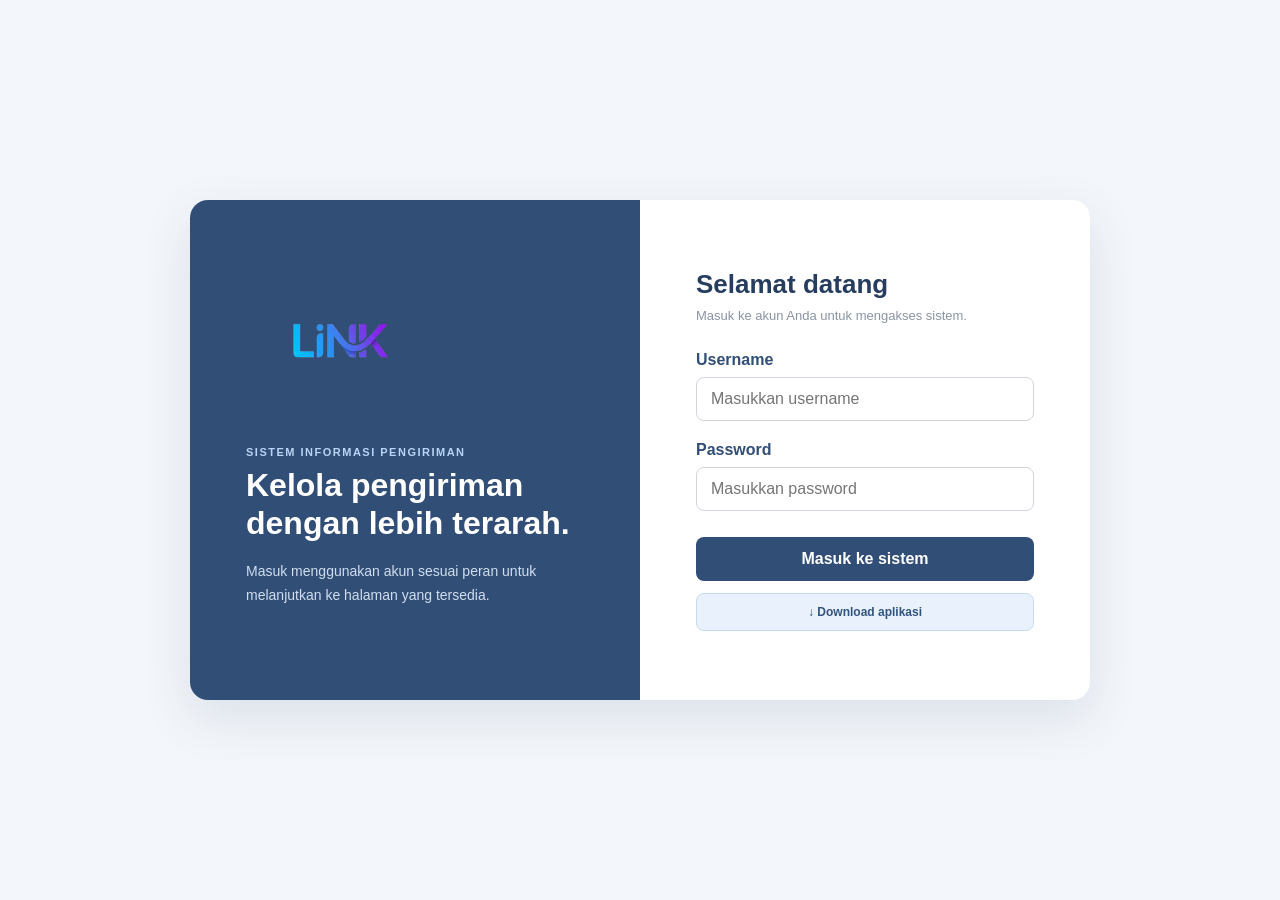
<file: index.html>
<!DOCTYPE html>
<html lang="id">
<head>
    <meta charset="UTF-8">
    <meta name="viewport" content="width=device-width, initial-scale=1.0">
    <title>Mengarahkan...</title>
    <link rel="icon" type="image/png" href="logo.png">
    <link rel="manifest" href="manifest.webmanifest">
</head>
<body>
    <p id="redirect-message">Memeriksa sesi login...</p>
    <p>Jika tidak berpindah otomatis, <a href="login.html">buka halaman login</a>.</p>
    <script type="module">
        const fallback = window.setTimeout(function () {
            window.location.replace("login.html");
        }, 4000);

        import("./supabase-client.js")
            .then(async function (module) {
                const profile = await module.getCurrentProfile();
                window.clearTimeout(fallback);
                window.location.replace(profile ? module.getDefaultPage(profile.role) : "login.html");
            })
            .catch(function () {
                window.clearTimeout(fallback);
                window.location.replace("login.html");
            });
    </script>
</body>
</html>
</file>
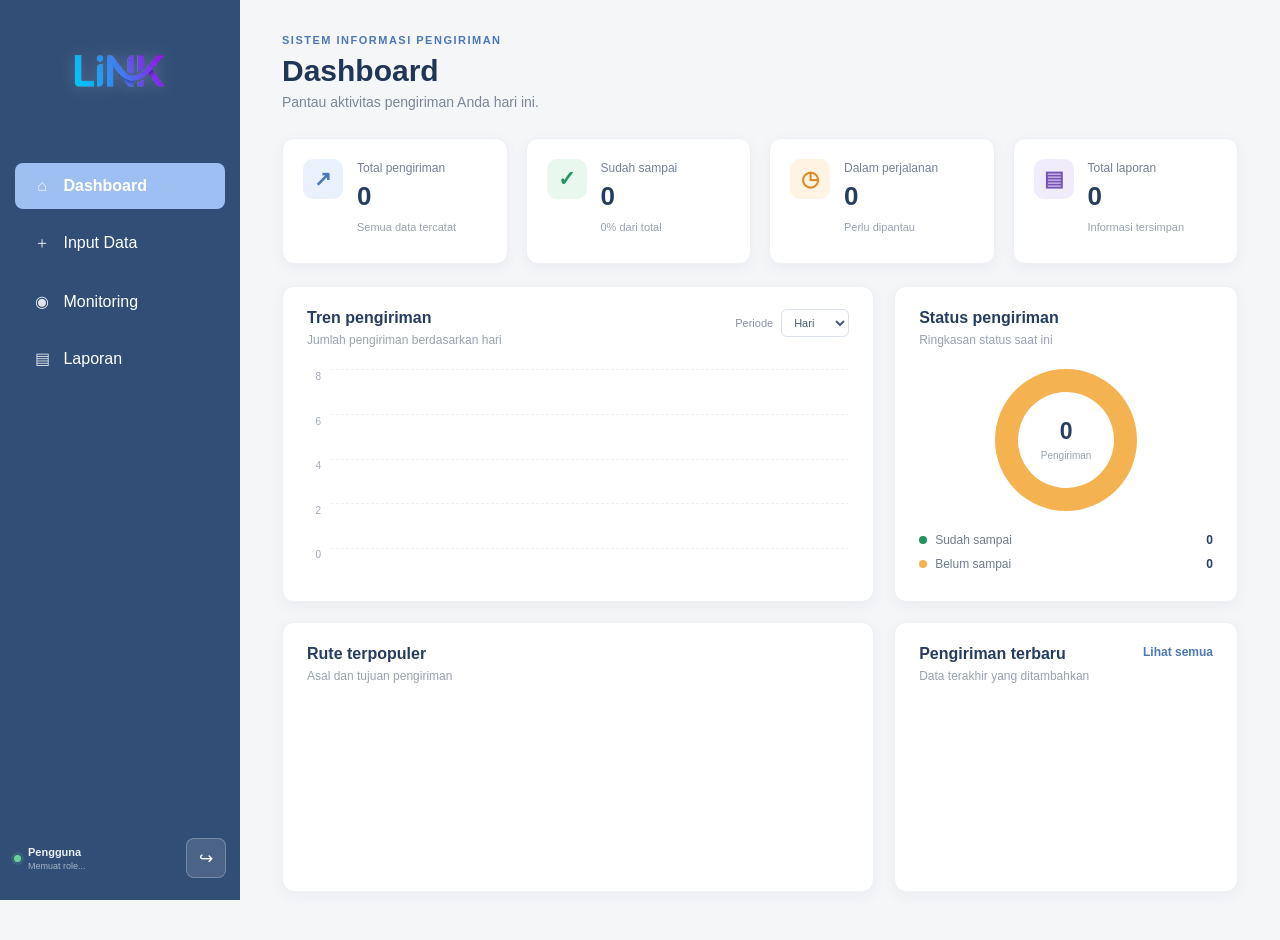
<file: dashboard.html>
<!DOCTYPE html>
<html lang="id">
<head>
    <meta charset="UTF-8">
    <meta name="viewport" content="width=device-width, initial-scale=1.0">
    <title>Dashboard Pengiriman</title>
    <link rel="icon" type="image/png" href="logo.png">
    <link rel="manifest" href="manifest.webmanifest">
    <link rel="stylesheet" href="style.css">
</head>

<body>
    <aside class="sidebar">
        <div class="logo">
            <img src="logo.png" alt="Logo Website">
        </div>

        <nav aria-label="Navigasi utama">
            <a class="active" data-page="dashboard.html" href="dashboard.html">
                <span class="nav-icon">⌂</span> Dashboard
            </a>
            <a data-page="inputdata.html" href="inputdata.html">
                <span class="nav-icon">＋</span> Input Data
            </a>
            <a data-page="monitoring.html" href="monitoring.html">
                <span class="nav-icon">◉</span> Monitoring
            </a>
            <a data-page="laporan.html" href="laporan.html">
                <span class="nav-icon">▤</span> Laporan
            </a>
        </nav>

        <div class="sidebar-footer">
            <span class="online-dot"></span>
            <span><strong data-user-name>Pengguna</strong><small data-user-role>Memuat role...</small></span>
            <button type="button" data-action="logout" title="Keluar" aria-label="Keluar">↪</button>
        </div>
    </aside>

    <main class="main-content dashboard-content">
        <header class="dashboard-header">
            <div>
                <p class="eyebrow">SISTEM INFORMASI PENGIRIMAN</p>
                <h1>Dashboard</h1>
                <p class="welcome-text">Pantau aktivitas pengiriman Anda hari ini.</p>
            </div>
        </header>
        <div class="login-error" data-error hidden></div>

        <section class="stats-grid" aria-label="Ringkasan pengiriman">
            <article class="stat-card stat-blue">
                <div class="stat-icon">↗</div>
                <div>
                    <p>Total pengiriman</p>
                    <strong id="total-shipments">0</strong>
                    <small>Semua data tercatat</small>
                </div>
            </article>
            <article class="stat-card stat-green">
                <div class="stat-icon">✓</div>
                <div>
                    <p>Sudah sampai</p>
                    <strong id="arrived-shipments">0</strong>
                    <small id="arrival-rate">0% dari total</small>
                </div>
            </article>
            <article class="stat-card stat-orange">
                <div class="stat-icon">◷</div>
                <div>
                    <p>Dalam perjalanan</p>
                    <strong id="pending-shipments">0</strong>
                    <small>Perlu dipantau</small>
                </div>
            </article>
            <article class="stat-card stat-purple">
                <div class="stat-icon">▤</div>
                <div>
                    <p>Total laporan</p>
                    <strong id="total-reports">0</strong>
                    <small>Informasi tersimpan</small>
                </div>
            </article>
        </section>

        <section class="dashboard-grid">
            <article class="chart-card trend-card">
                <div class="card-heading">
                    <div>
                        <h2>Tren pengiriman</h2>
                        <p id="trend-description">Jumlah pengiriman berdasarkan hari</p>
                    </div>
                    <div class="trend-controls">
                        <label for="trend-period">Periode</label>
                        <select id="trend-period">
                            <option value="day">Hari</option>
                            <option value="month">Bulan</option>
                            <option value="year">Tahun</option>
                        </select>
                    </div>
                </div>
                <div class="line-chart">
                    <div class="y-axis" aria-hidden="true"><span>8</span><span>6</span><span>4</span><span>2</span><span>0</span></div>
                    <div class="chart-area">
                        <div class="grid-lines" aria-hidden="true"><span></span><span></span><span></span><span></span><span></span></div>
                        <svg id="trend-chart" viewBox="0 0 600 210" preserveAspectRatio="none" role="img" aria-label="Grafik tren pengiriman">
                            <defs>
                                <linearGradient id="trend-fill" x1="0" x2="0" y1="0" y2="1">
                                    <stop offset="0%" stop-color="#4c78b6" stop-opacity=".28"/>
                                    <stop offset="100%" stop-color="#4c78b6" stop-opacity="0"/>
                                </linearGradient>
                            </defs>
                            <path id="trend-area" fill="url(#trend-fill)" d=""></path>
                            <polyline id="trend-line" fill="none" stroke="#4c78b6" stroke-width="3" stroke-linecap="round" stroke-linejoin="round" points=""></polyline>
                            <g id="trend-dots"></g>
                        </svg>
                        <div id="trend-labels" class="x-axis"></div>
                    </div>
                </div>
            </article>

            <article class="chart-card status-card">
                <div class="card-heading">
                    <div>
                        <h2>Status pengiriman</h2>
                        <p>Ringkasan status saat ini</p>
                    </div>
                </div>
                <div class="donut-wrap">
                    <div class="donut-chart" id="status-donut"><div><strong id="donut-total">0</strong><span>Pengiriman</span></div></div>
                    <div class="status-legend">
                        <div><span class="legend-dot arrived-dot"></span><span>Sudah sampai</span><strong id="legend-arrived">0</strong></div>
                        <div><span class="legend-dot pending-dot"></span><span>Belum sampai</span><strong id="legend-pending">0</strong></div>
                    </div>
                </div>
            </article>

            <article class="chart-card route-card">
                <div class="card-heading">
                    <div>
                        <h2>Rute terpopuler</h2>
                        <p>Asal dan tujuan pengiriman</p>
                    </div>
                </div>
                <div id="route-chart" class="bar-chart"></div>
            </article>

            <article class="chart-card recent-card">
                <div class="card-heading">
                    <div>
                        <h2>Pengiriman terbaru</h2>
                        <p>Data terakhir yang ditambahkan</p>
                    </div>
                    <a href="monitoring.html">Lihat semua</a>
                </div>
                <div id="recent-shipments" class="recent-list"></div>
            </article>
        </section>
    </main>

    <script type="module">
        import { supabase, requirePageAccess, setupNavigation, showError } from "./supabase-client.js";

        let shipments = [];
        let reports = [];

        async function updateDashboard() {
            const shipmentResult = await supabase.from("shipments").select("id, trip_id, shipping_date, origin, destination, shipping_time, planned_arrival, arrival_time, driver_id, fleet_type, status, created_at").order("shipping_date", { ascending: true });
            const reportResult = await supabase.from("reports").select("id");
            if (shipmentResult.error) throw shipmentResult.error;
            if (reportResult.error) throw reportResult.error;
            shipments = shipmentResult.data.map(function (item) {
                return { tripId: item.trip_id, shippingDate: item.shipping_date, origin: item.origin, destination: item.destination, time: item.shipping_time, status: item.status, plannedArrival: item.planned_arrival, arrivalTime: item.arrival_time, driverId: item.driver_id, fleetType: item.fleet_type, createdAt: item.created_at };
            });
            reports = reportResult.data;
            const arrived = shipments.filter(function (item) { return item.status === "Sudah"; }).length;
            const pending = shipments.length - arrived;
            const rate = shipments.length ? Math.round((arrived / shipments.length) * 100) : 0;

            document.getElementById("total-shipments").textContent = shipments.length;
            document.getElementById("arrived-shipments").textContent = arrived;
            document.getElementById("pending-shipments").textContent = pending;
            document.getElementById("total-reports").textContent = reports.length;
            document.getElementById("arrival-rate").textContent = rate + "% dari total";
            document.getElementById("donut-total").textContent = shipments.length;
            document.getElementById("legend-arrived").textContent = arrived;
            document.getElementById("legend-pending").textContent = pending;
            document.getElementById("status-donut").style.setProperty("--arrived-rate", rate + "%");

            renderTrend(shipments, document.getElementById("trend-period").value);
            renderRoutes(shipments);
            renderRecent(shipments);
        }

        function renderTrend(shipments, period) {
            const labels = period === "day" ? ["Sen", "Sel", "Rab", "Kam", "Jum", "Sab", "Min"] : period === "month" ? ["Jan", "Feb", "Mar", "Apr", "Mei", "Jun", "Jul", "Agt", "Sep", "Okt", "Nov", "Des"] : [];
            const counts = labels.length ? labels.map(function () { return 0; }) : [];
            shipments.forEach(function (shipment) {
                const date = new Date((shipment.shippingDate || "") + "T00:00:00");
                if (Number.isNaN(date.getTime())) return;
                if (period === "day") counts[(date.getDay() + 6) % 7]++;
                if (period === "month") counts[date.getMonth()]++;
                if (period === "year") {
                    const year = String(date.getFullYear());
                    const index = labels.indexOf(year);
                    if (index >= 0) counts[index]++;
                }
            });
            if (period === "year") {
                const years = {};
                shipments.forEach(function (shipment) {
                    const year = (shipment.shippingDate || "").slice(0, 4);
                    if (year) years[year] = (years[year] || 0) + 1;
                });
                labels.push.apply(labels, Object.keys(years).sort());
                counts.push.apply(counts, labels.map(function (year) { return years[year] || 0; }));
            }
            const max = Math.max(2, Math.max.apply(null, counts));
            const step = labels.length > 1 ? 600 / (labels.length - 1) : 600;
            const points = counts.map(function (count, index) {
                return (index * step) + "," + (200 - (count / max) * 170);
            });
            document.getElementById("trend-line").setAttribute("points", points.join(" "));
            document.getElementById("trend-area").setAttribute("d", "M " + points.join(" L ") + " L 600,210 L 0,210 Z");
            document.getElementById("trend-dots").innerHTML = points.map(function (point, index) {
                const values = point.split(",");
                return '<circle cx="' + values[0] + '" cy="' + values[1] + '" r="4" fill="#fff" stroke="#4c78b6" stroke-width="3"><title>' + labels[index] + ": " + counts[index] + " pengiriman</title></circle>";
            }).join("");
            document.getElementById("trend-labels").innerHTML = labels.map(function (label) { return "<span>" + label + "</span>"; }).join("");
            document.getElementById("trend-description").textContent = "Jumlah pengiriman berdasarkan " + (period === "day" ? "hari" : period === "month" ? "bulan" : "tahun");
        }

        function renderRoutes(shipments) {
            const routes = {};
            shipments.forEach(function (shipment) {
                const route = (shipment.origin || "Asal") + " → " + (shipment.destination || "Tujuan");
                routes[route] = (routes[route] || 0) + 1;
            });
            const sorted = Object.keys(routes).sort(function (a, b) { return routes[b] - routes[a]; }).slice(0, 4);
            const max = sorted.length ? routes[sorted[0]] : 1;
            const container = document.getElementById("route-chart");
            container.innerHTML = sorted.length ? sorted.map(function (route) {
                return '<div class="bar-row"><div class="bar-label"><span title="' + route + '">' + route + '</span><strong>' + routes[route] + '</strong></div><div class="bar-track"><i style="width:' + (routes[route] / max * 100) + '%"></i></div></div>';
            }).join("") : '<p class="empty-chart">Belum ada data rute.</p>';
        }

        function renderRecent(shipments) {
            const recent = shipments.slice(-4).reverse();
            const container = document.getElementById("recent-shipments");
            container.innerHTML = recent.length ? recent.map(function (shipment) {
                const statusClass = shipment.status === "Sudah" ? "status-arrived" : shipment.status === "Terlambat" ? "status-late" : "status-pending";
                return '<div class="recent-item"><div class="route-avatar">↗</div><div class="recent-route"><strong>' + (shipment.origin || "-") + " → " + (shipment.destination || "-") + '</strong><span>' + (shipment.shippingDate || "--") + " · " + (shipment.time || "--:--") + '</span></div><span class="status ' + statusClass + '">' + (shipment.status || "Belum") + "</span></div>";
            }).join("") : '<p class="empty-chart">Belum ada pengiriman. <a href="inputdata.html">Tambah data sekarang</a>.</p>';
        }

        document.getElementById("trend-period").addEventListener("change", function (event) {
            renderTrend(shipments, event.target.value);
        });

        try {
            const session = await requirePageAccess("dashboard.html");
            if (session) {
                setupNavigation(session.profile);
                await updateDashboard();
            }
        } catch (error) {
            showError("Dashboard gagal memuat data dari Supabase.");
        }
        window.addEventListener("pageshow", function () {
            updateDashboard().catch(function () {});
        });
    </script>
</body>
</html>
</file>
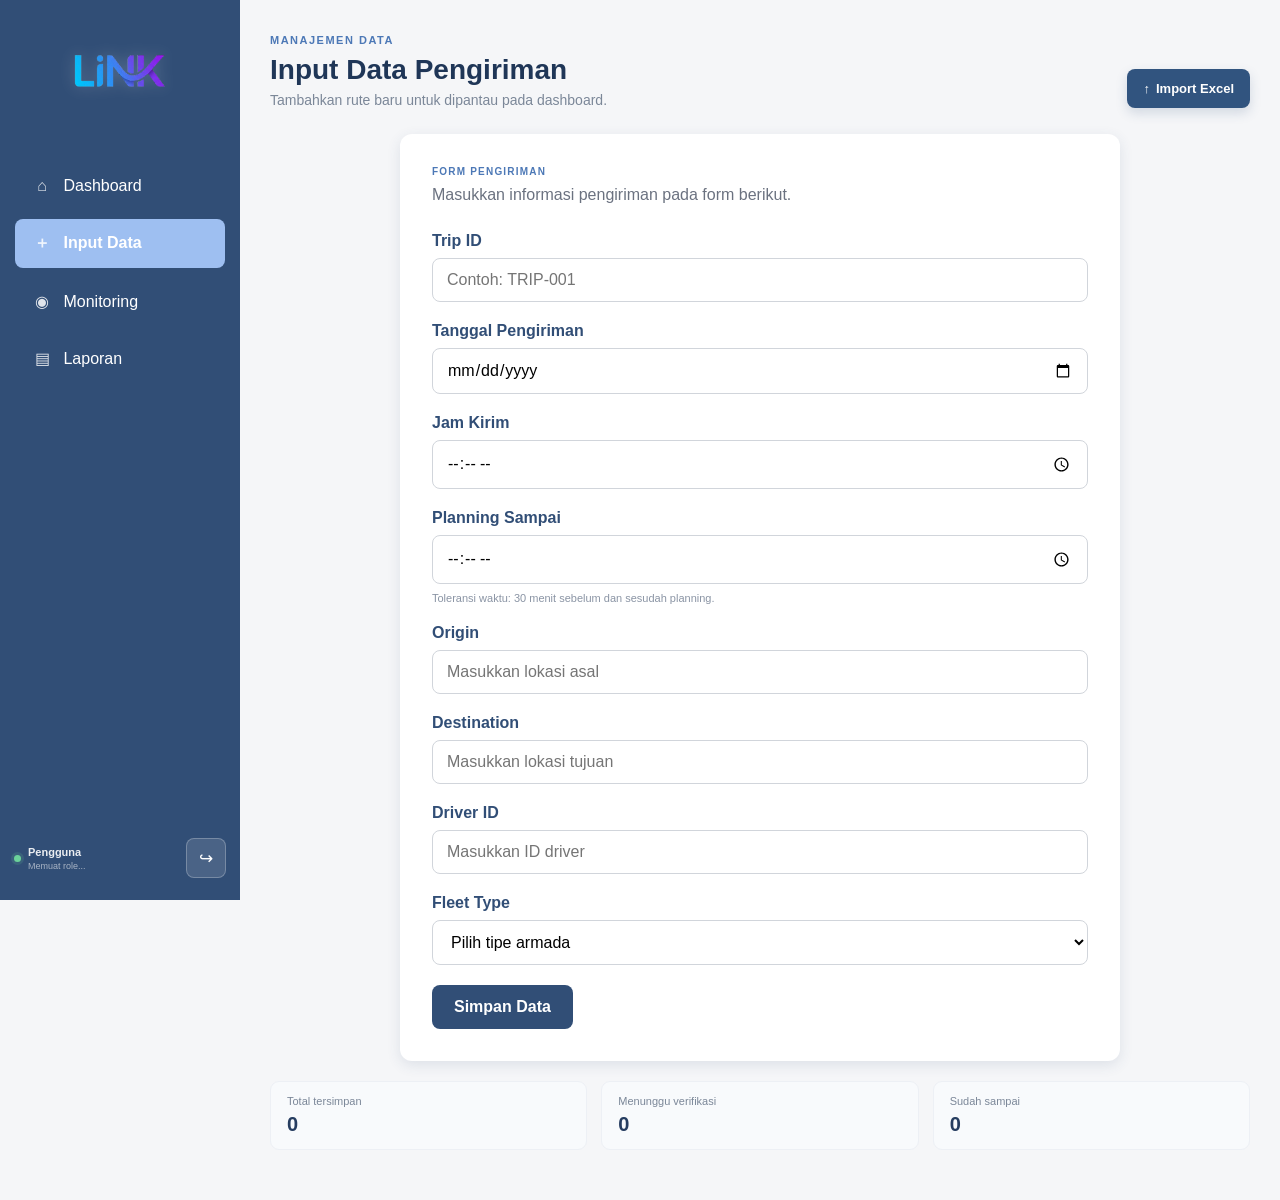
<file: inputdata.html>
<!DOCTYPE html>
<html lang="id">
<head>
    <meta charset="UTF-8">
    <meta name="viewport" content="width=device-width, initial-scale=1.0">
    <title>Input Data</title>
    <link rel="icon" type="image/png" href="logo.png">
    <link rel="manifest" href="manifest.webmanifest">
    <link rel="stylesheet" href="style.css">
</head>

<body>
    <aside class="sidebar">
        <div class="logo">
            <img src="logo.png" alt="Logo Website">
        </div>

        <nav aria-label="Navigasi utama">
            <a data-page="dashboard.html" href="dashboard.html"><span class="nav-icon">⌂</span> Dashboard</a>
            <a class="active" data-page="inputdata.html" href="inputdata.html"><span class="nav-icon">＋</span> Input Data</a>
            <a data-page="monitoring.html" href="monitoring.html"><span class="nav-icon">◉</span> Monitoring</a>
            <a data-page="laporan.html" href="laporan.html"><span class="nav-icon">▤</span> Laporan</a>
        </nav>
        <div class="sidebar-footer"><span class="online-dot"></span><span><strong data-user-name>Pengguna</strong><small data-user-role>Memuat role...</small></span><button type="button" data-action="logout" title="Keluar" aria-label="Keluar">↪</button></div>
    </aside>

    <main class="main-content">
        <header class="page-header">
            <div>
                <p class="eyebrow">MANAJEMEN DATA</p>
                <h1>Input Data Pengiriman</h1>
                <p class="welcome-text">Tambahkan rute baru untuk dipantau pada dashboard.</p>
            </div>
            <div class="page-actions">
                <button class="header-action" type="button" id="import-excel-button">↑ <span>Import Excel</span></button>
                <input type="file" id="excel-file" accept=".xlsx,.xls" hidden>
            </div>
        </header>
        <div class="login-error" data-error hidden></div>
        <div class="import-result" id="import-result" hidden></div>

        <section class="input-card">
            <div class="section-label">FORM PENGIRIMAN</div>
            <p>Masukkan informasi pengiriman pada form berikut.</p>

            <form id="shipping-form">
                <div class="form-group">
                    <label for="trip-id">Trip ID</label>
                    <input type="text" id="trip-id" name="trip-id" placeholder="Contoh: TRIP-001" required>
                </div>

                <div class="form-group">
                    <label for="shipping-date">Tanggal Pengiriman</label>
                    <input type="date" id="shipping-date" name="shipping-date" required>
                </div>

                <div class="form-group">
                    <label for="jam-kirim">Jam Kirim</label>
                    <input type="time" id="jam-kirim" name="jam-kirim" required>
                </div>

                <div class="form-group">
                    <label for="planned-arrival">Planning Sampai</label>
                    <input type="time" id="planned-arrival" name="planned-arrival" required>
                    <small class="field-help">Toleransi waktu: 30 menit sebelum dan sesudah planning.</small>
                </div>

                <div class="form-group">
                    <label for="origin">Origin</label>
                    <input type="text" id="origin" name="origin" placeholder="Masukkan lokasi asal" required>
                </div>

                <div class="form-group">
                    <label for="destination">Destination</label>
                    <input type="text" id="destination" name="destination" placeholder="Masukkan lokasi tujuan" required>
                </div>

                <div class="form-group">
                    <label for="driver-id">Driver ID</label>
                    <input type="text" id="driver-id" name="driver-id" placeholder="Masukkan ID driver" required>
                </div>

                <div class="form-group">
                    <label for="fleet-type">Fleet Type</label>
                    <select id="fleet-type" name="fleet-type" required>
                        <option value="">Pilih tipe armada</option>
                        <option value="Dedicated">Dedicated</option>
                        <option value="On-Call">On-Call</option>
                    </select>
                </div>

                <button type="submit" class="submit-button">Simpan Data</button>
            </form>
        </section>

        <section class="page-summary">
            <div><span>Total tersimpan</span><strong id="input-total">0</strong></div>
            <div><span>Menunggu verifikasi</span><strong id="input-pending">0</strong></div>
            <div><span>Sudah sampai</span><strong id="input-arrived">0</strong></div>
        </section>
    </main>

    <script type="module">
        import { supabase, requirePageAccess, setupNavigation, showError } from "./supabase-client.js";

        const excelButton = document.getElementById("import-excel-button");
        const excelFile = document.getElementById("excel-file");
        const importResult = document.getElementById("import-result");

        async function getShipments() {
            const { data, error } = await supabase.from("shipments").select("status");
            if (error) throw error;
            return data;
        }

        async function refreshInputSummary() {
            const shipments = await getShipments();
            document.getElementById("input-total").textContent = shipments.length;
            document.getElementById("input-pending").textContent = shipments.filter(function (item) { return item.status !== "Sudah"; }).length;
            document.getElementById("input-arrived").textContent = shipments.filter(function (item) { return item.status === "Sudah"; }).length;
        }

        document.getElementById("shipping-form").addEventListener("submit", async function (event) {
            event.preventDefault();
            const { data: userData } = await supabase.auth.getUser();
            const plannedArrival = document.getElementById("planned-arrival").value;
            const { error } = await supabase.from("shipments").insert({
                trip_id: document.getElementById("trip-id").value.trim(),
                shipping_date: document.getElementById("shipping-date").value,
                planned_arrival: plannedArrival,
                arrival_time: null,
                origin: document.getElementById("origin").value,
                destination: document.getElementById("destination").value,
                shipping_time: document.getElementById("jam-kirim").value,
                driver_id: document.getElementById("driver-id").value.trim(),
                fleet_type: document.getElementById("fleet-type").value,
                status: "Belum",
                created_by: userData.user.id
            });
            if (error) {
                showError(error.message);
                return;
            }
            window.location.href = "monitoring.html";
        });

        excelButton.addEventListener("click", function () {
            excelFile.click();
        });

        excelFile.addEventListener("change", async function () {
            const file = excelFile.files[0];
            if (!file) return;

            excelButton.disabled = true;
            excelButton.querySelector("span").textContent = "Memproses...";
            importResult.hidden = true;

            try {
                const { read, utils } = await import("https://esm.sh/xlsx@0.18.5");
                const workbook = read(await file.arrayBuffer(), { cellDates: true });
                const sheet = workbook.Sheets[workbook.SheetNames[0]];
                const rows = utils.sheet_to_json(sheet, { defval: "" });
                if (!rows.length) throw new Error("File Excel tidak memiliki data.");

                const { data: userData } = await supabase.auth.getUser();
                const shipments = rows.map(function (row, index) {
                    return normalizeImportRow(row, index + 2, userData.user.id);
                });
                const { error } = await supabase.from("shipments").insert(shipments);
                if (error) throw error;

                importResult.textContent = shipments.length + " data pengiriman berhasil diimport.";
                importResult.className = "import-result import-success";
                importResult.hidden = false;
                await refreshInputSummary();
            } catch (error) {
                importResult.textContent = error.message || "File Excel gagal diimport.";
                importResult.className = "import-result import-failure";
                importResult.hidden = false;
            } finally {
                excelButton.disabled = false;
                excelButton.querySelector("span").textContent = "Import Excel";
                excelFile.value = "";
            }
        });

        function normalizeImportRow(row, rowNumber, userId) {
            const values = {};
            Object.keys(row).forEach(function (key) {
                values[normalizeHeader(key)] = row[key];
            });

            const shipment = {
                trip_id: getValue(values, ["tripid", "idpengiriman"]),
                shipping_date: formatDate(getValue(values, ["tanggalpengiriman", "tanggal"])),
                shipping_time: formatTime(getValue(values, ["jamkirim", "waktukirim"])),
                planned_arrival: formatTime(getValue(values, ["planningsampai", "rencanasampai"])),
                origin: getValue(values, ["origin", "asal"]),
                destination: getValue(values, ["destination", "tujuan"]),
                driver_id: getValue(values, ["driverid", "iddriver"]),
                fleet_type: getValue(values, ["fleettype", "tipearmada"]),
                arrival_time: null,
                status: "Belum",
                created_by: userId
            };

            const required = ["trip_id", "shipping_date", "shipping_time", "planned_arrival", "origin", "destination", "driver_id", "fleet_type"];
            const missing = required.filter(function (field) { return !shipment[field]; });
            if (missing.length) throw new Error("Baris " + rowNumber + " tidak lengkap. Kolom wajib: " + missing.join(", "));
            if (!["Dedicated", "On-Call"].includes(shipment.fleet_type)) throw new Error("Baris " + rowNumber + ": fleet type harus Dedicated atau On-Call.");
            return shipment;
        }

        function normalizeHeader(value) {
            return String(value).toLowerCase().normalize("NFD").replace(/[\u0300-\u036f]/g, "").replace(/[^a-z0-9]/g, "");
        }

        function getValue(values, aliases) {
            for (const alias of aliases) {
                if (values[alias] !== undefined && values[alias] !== "") return String(values[alias]).trim();
            }
            return "";
        }

        function formatDate(value) {
            if (value instanceof Date && !Number.isNaN(value.getTime())) return value.toISOString().slice(0, 10);
            const text = String(value).trim();
            if (/^\d{4}-\d{2}-\d{2}$/.test(text)) return text;
            const parts = text.split(/[\/.-]/);
            if (parts.length === 3 && parts[2].length === 4) return parts[2] + "-" + parts[1].padStart(2, "0") + "-" + parts[0].padStart(2, "0");
            return text;
        }

        function formatTime(value) {
            if (value instanceof Date && !Number.isNaN(value.getTime())) return value.toTimeString().slice(0, 5);
            const text = String(value).trim();
            const match = text.match(/^(\d{1,2}):(\d{2})/);
            return match ? match[1].padStart(2, "0") + ":" + match[2] : text;
        }

        try {
            const session = await requirePageAccess("inputdata.html");
            if (session) {
                setupNavigation(session.profile);
                document.getElementById("shipping-date").value = new Date().toISOString().slice(0, 10);
                await refreshInputSummary();
            }
        } catch (error) {
            showError("Data gagal dimuat dari Supabase.");
        }
    </script>
</body>
</html>
</file>
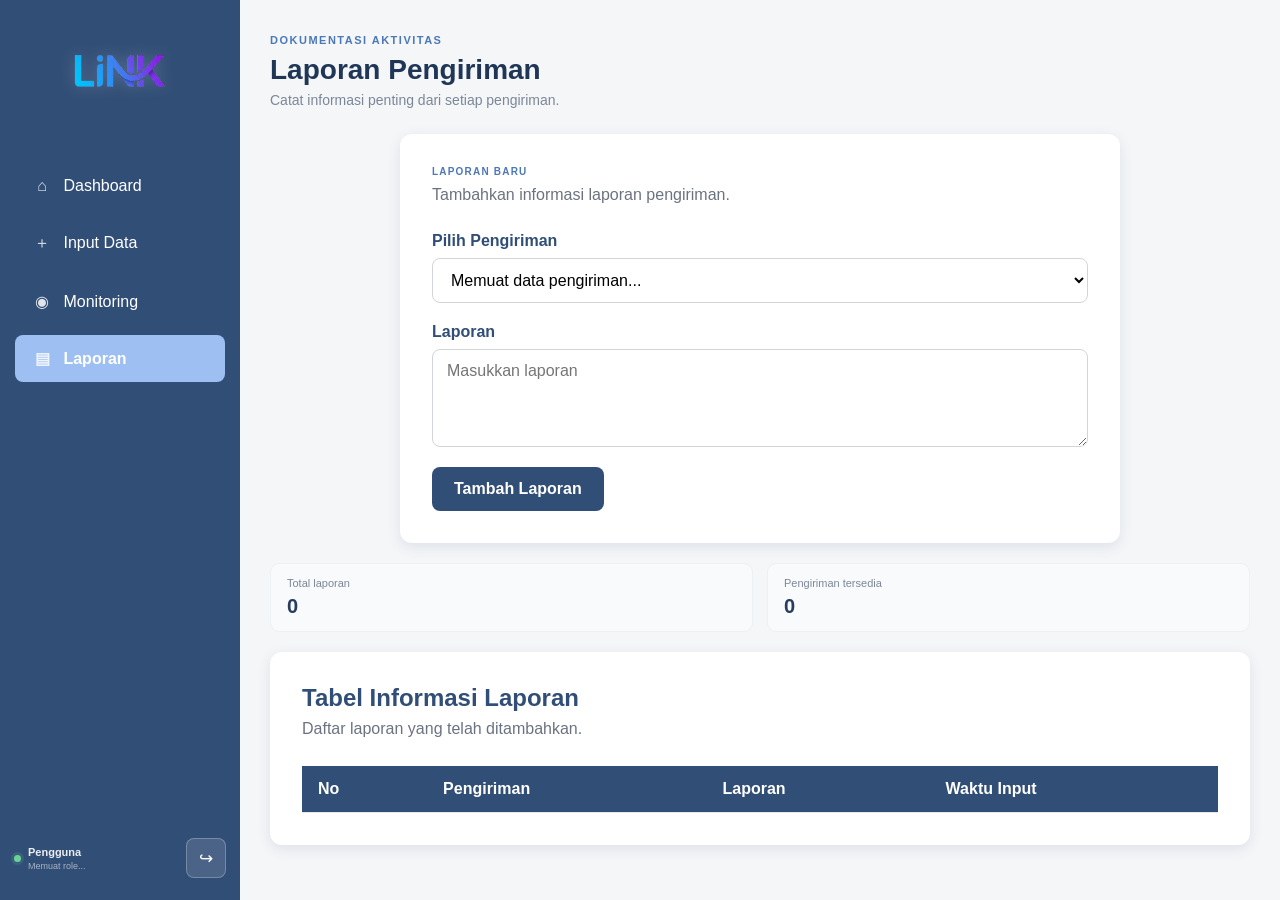
<file: laporan.html>
<!DOCTYPE html>
<html lang="id">
<head>
    <meta charset="UTF-8">
    <meta name="viewport" content="width=device-width, initial-scale=1.0">
    <title>Laporan</title>
    <link rel="icon" type="image/png" href="logo.png">
    <link rel="manifest" href="manifest.webmanifest">
    <link rel="stylesheet" href="style.css">
</head>

<body>
    <aside class="sidebar">
        <div class="logo">
            <img src="logo.png" alt="Logo Website">
        </div>

        <nav aria-label="Navigasi utama">
            <a data-page="dashboard.html" href="dashboard.html"><span class="nav-icon">⌂</span> Dashboard</a>
            <a data-page="inputdata.html" href="inputdata.html"><span class="nav-icon">＋</span> Input Data</a>
            <a data-page="monitoring.html" href="monitoring.html"><span class="nav-icon">◉</span> Monitoring</a>
            <a class="active" data-page="laporan.html" href="laporan.html"><span class="nav-icon">▤</span> Laporan</a>
        </nav>
        <div class="sidebar-footer"><span class="online-dot"></span><span><strong data-user-name>Pengguna</strong><small data-user-role>Memuat role...</small></span><button type="button" data-action="logout" title="Keluar" aria-label="Keluar">↪</button></div>
    </aside>

    <main class="main-content">
        <header class="page-header">
            <div>
                <p class="eyebrow">DOKUMENTASI AKTIVITAS</p>
                <h1>Laporan Pengiriman</h1>
                <p class="welcome-text">Catat informasi penting dari setiap pengiriman.</p>
            </div>
        </header>
        <div class="login-error" data-error hidden></div>

        <section class="input-card report-input-card">
            <div class="section-label">LAPORAN BARU</div>
            <p>Tambahkan informasi laporan pengiriman.</p>

            <form id="report-form">
                <div class="form-group">
                    <label for="shipment">Pilih Pengiriman</label>
                    <select id="shipment" name="shipment" required>
                        <option value="">Memuat data pengiriman...</option>
                    </select>
                </div>

                <div class="form-group">
                    <label for="report">Laporan</label>
                    <textarea id="report" name="report" rows="4" placeholder="Masukkan laporan" required></textarea>
                </div>
                <button type="submit" class="submit-button">Tambah Laporan</button>
            </form>
        </section>

        <section class="page-summary">
            <div><span>Total laporan</span><strong id="report-total">0</strong></div>
            <div><span>Pengiriman tersedia</span><strong id="report-shipments">0</strong></div>
        </section>

        <section class="table-card">
            <h1>Tabel Informasi Laporan</h1>
            <p>Daftar laporan yang telah ditambahkan.</p>

            <div class="table-wrapper">
                <table>
                    <thead>
                        <tr>
                            <th>No</th>
                            <th>Pengiriman</th>
                            <th>Laporan</th>
                            <th>Waktu Input</th>
                        </tr>
                    </thead>
                    <tbody id="report-list"></tbody>
                </table>
            </div>
        </section>
    </main>

    <script type="module">
        import { supabase, requirePageAccess, setupNavigation, showError } from "./supabase-client.js";
        const reportForm = document.getElementById("report-form");
        const shipmentInput = document.getElementById("shipment");
        const reportInput = document.getElementById("report");
        const reportList = document.getElementById("report-list");

        async function getShipments() {
            const { data, error } = await supabase.from("shipments").select("id, trip_id, origin, destination, shipping_time, shipping_date").order("shipping_date", { ascending: false });
            if (error) throw error;
            return data;
        }

        async function getReports() {
            const { data, error } = await supabase.from("reports").select("id, report_text, created_at, shipments(origin, destination)").order("created_at", { ascending: false });
            if (error) throw error;
            return data;
        }

        async function renderShipmentOptions() {
            const shipments = await getShipments();
            document.getElementById("report-shipments").textContent = shipments.length;
            shipmentInput.innerHTML = '<option value="">Pilih pengiriman</option>';

            shipments.forEach(function (shipment, index) {
                const option = document.createElement("option");
                option.value = index;
                option.textContent = `${shipment.trip_id} · ${shipment.origin} → ${shipment.destination} (${shipment.shipping_date})`;
                shipmentInput.appendChild(option);
            });

            if (shipments.length === 0) {
                shipmentInput.innerHTML = '<option value="">Belum ada data pengiriman</option>';
            }
        }

        async function renderReports() {
            const reports = await getReports();
            reportList.innerHTML = "";
            document.getElementById("report-total").textContent = reports.length;

            if (reports.length === 0) {
                reportList.innerHTML = '<tr><td colspan="4" class="empty-state">Belum ada laporan.</td></tr>';
                return;
            }

            reports.forEach(function (item, index) {
                const row = document.createElement("tr");
                row.innerHTML = `
                    <td>${index + 1}</td>
                    <td>${item.shipments ? item.shipments.origin + " → " + item.shipments.destination : "-"}</td>
                    <td>${item.report_text}</td>
                    <td>${new Date(item.created_at).toLocaleString("id-ID", { dateStyle: "short", timeStyle: "short" })}</td>
                `;
                reportList.appendChild(row);
            });
        }

        reportForm.addEventListener("submit", async function (event) {
            event.preventDefault();

            const shipments = await getShipments();
            const selectedShipment = shipments[Number(shipmentInput.value)];

            if (!selectedShipment) {
                return;
            }

            const { data: userData } = await supabase.auth.getUser();
            const { error } = await supabase.from("reports").insert({
                shipment_id: selectedShipment.id,
                report_text: reportInput.value.trim(),
                created_by: userData.user.id
            });
            if (error) {
                showError(error.message);
                return;
            }
            reportForm.reset();
            await renderReports();
        });

        try {
            const session = await requirePageAccess("laporan.html");
            if (session) {
                setupNavigation(session.profile);
                await renderShipmentOptions();
                await renderReports();
            }
        } catch (error) {
            showError("Laporan gagal memuat data dari Supabase.");
        }
    </script>
</body>
</html>
</file>
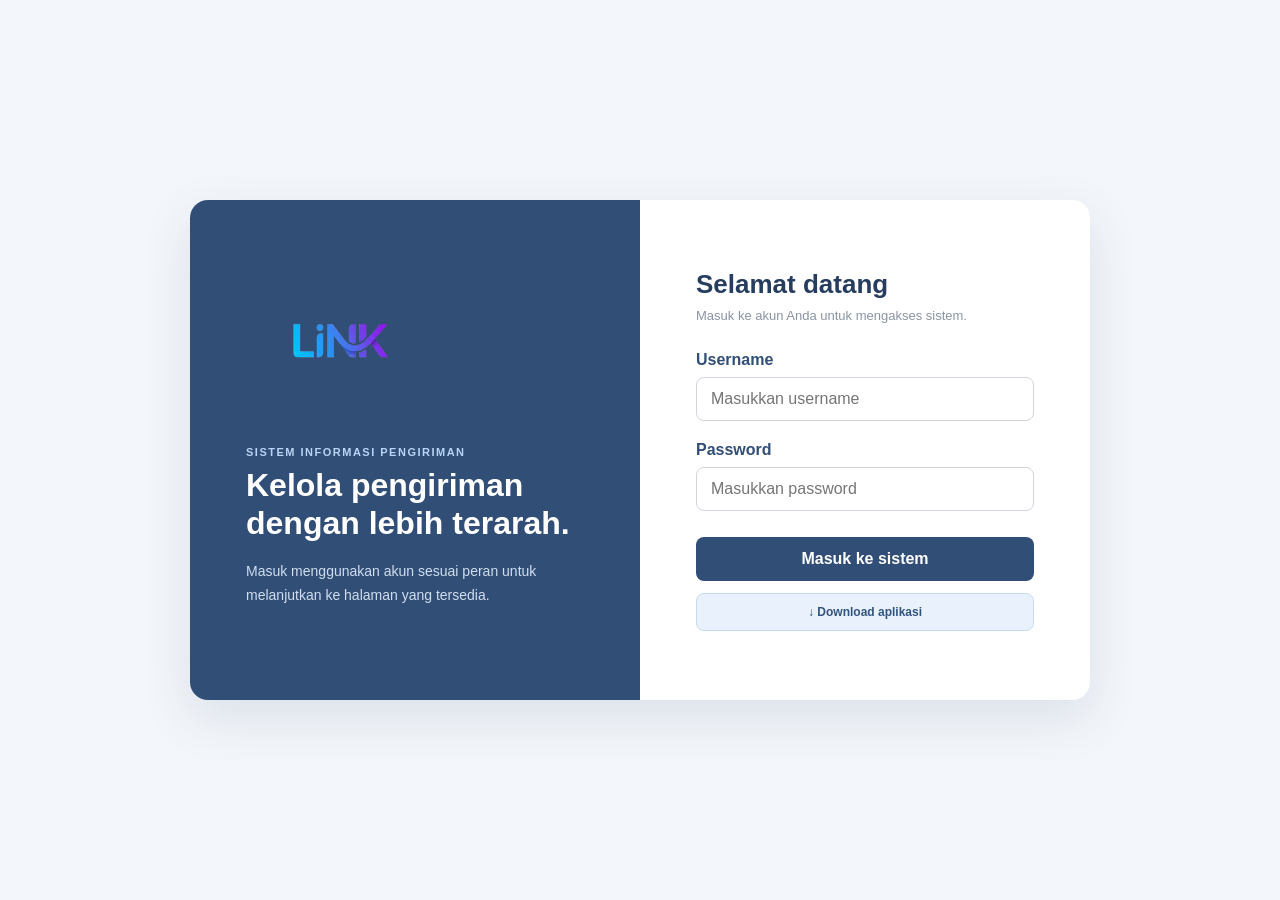
<file: login.html>
<!DOCTYPE html>
<html lang="id">
<head>
    <meta charset="UTF-8">
    <meta name="viewport" content="width=device-width, initial-scale=1.0">
    <title>Login - Sistem Pengiriman</title>
    <link rel="icon" type="image/png" href="logo.png">
    <link rel="stylesheet" href="style.css">
    <link rel="manifest" href="manifest.webmanifest">
    <meta name="theme-color" content="#314e76">
</head>
<body class="login-page">
    <main class="login-shell">
        <section class="login-brand">
            <img src="logo.png" alt="Logo Website">
            <p class="eyebrow">SISTEM INFORMASI PENGIRIMAN</p>
            <h1>Kelola pengiriman dengan lebih terarah.</h1>
            <p>Masuk menggunakan akun sesuai peran untuk melanjutkan ke halaman yang tersedia.</p>
        </section>
        <section class="login-card">
            <h2>Selamat datang</h2>
            <p class="login-subtitle">Masuk ke akun Anda untuk mengakses sistem.</p>
            <div class="login-error" data-error hidden></div>
            <form id="login-form">
                <div class="form-group">
                    <label for="username">Username</label>
                    <input type="text" id="username" required autocomplete="username" placeholder="Masukkan username">
                </div>
                <div class="form-group">
                    <label for="password">Password</label>
                    <input type="password" id="password" required autocomplete="current-password" placeholder="Masukkan password">
                </div>
                <button class="submit-button login-button" type="submit">Masuk ke sistem</button>
            </form>
            <button class="install-button" id="install-button" type="button">↓ Download aplikasi</button>
            <p class="install-help" id="install-help" hidden></p>
        </section>
    </main>
    <script type="module">
        import { supabase, getCurrentProfile, getDefaultPage, showError } from "./supabase-client.js";

        let installPrompt;
        const installButton = document.getElementById("install-button");
        const installHelp = document.getElementById("install-help");

        window.addEventListener("beforeinstallprompt", function (event) {
            event.preventDefault();
            installPrompt = event;
            installButton.hidden = false;
        });

        installButton.addEventListener("click", async function () {
            if (!installPrompt) {
                installHelp.textContent = "Gunakan menu browser lalu pilih “Install app” atau “Add to Home Screen”.";
                installHelp.hidden = false;
                return;
            }

            installPrompt.prompt();
            const result = await installPrompt.userChoice;
            if (result.outcome === "accepted") {
                installButton.hidden = true;
            }
            installPrompt = null;
        });

        window.addEventListener("appinstalled", function () {
            installButton.hidden = true;
            installHelp.hidden = true;
        });

        if ("serviceWorker" in navigator) {
            navigator.serviceWorker.register("./service-worker.js").catch(function () {
                installHelp.textContent = "Aplikasi belum dapat dipasang. Pastikan website dibuka melalui HTTPS atau localhost.";
                installHelp.hidden = false;
            });
        }

        try {
            const { data, error } = await supabase.auth.getSession();
            if (error) {
                throw error;
            }
            if (data.session) {
                const profile = await getCurrentProfile();
                if (profile) window.location.replace(getDefaultPage(profile.role));
            }
        } catch (error) {
            showError("Konfigurasi Supabase belum tersedia atau tidak dapat dihubungi.");
        }

        document.getElementById("login-form").addEventListener("submit", async function (event) {
            event.preventDefault();
            const button = event.submitter;
            button.disabled = true;
            button.textContent = "Memproses...";
            try {
                const username = document.getElementById("username").value.trim().toLowerCase();
                const { data: authEmail, error: profileError } = await supabase
                    .rpc("resolve_username_login", { login_username: username });
                if (profileError || !authEmail) {
                    throw new Error("Username atau password tidak valid.");
                }
                const { error } = await supabase.auth.signInWithPassword({
                    email: authEmail,
                    password: document.getElementById("password").value
                });
                if (error) throw error;
                const profile = await getCurrentProfile();
                window.location.replace(getDefaultPage(profile.role));
            } catch (error) {
                showError(error.message || "Email atau password tidak valid.");
                button.disabled = false;
                button.textContent = "Masuk ke sistem";
            }
        });
    </script>
</body>
</html>
</file>
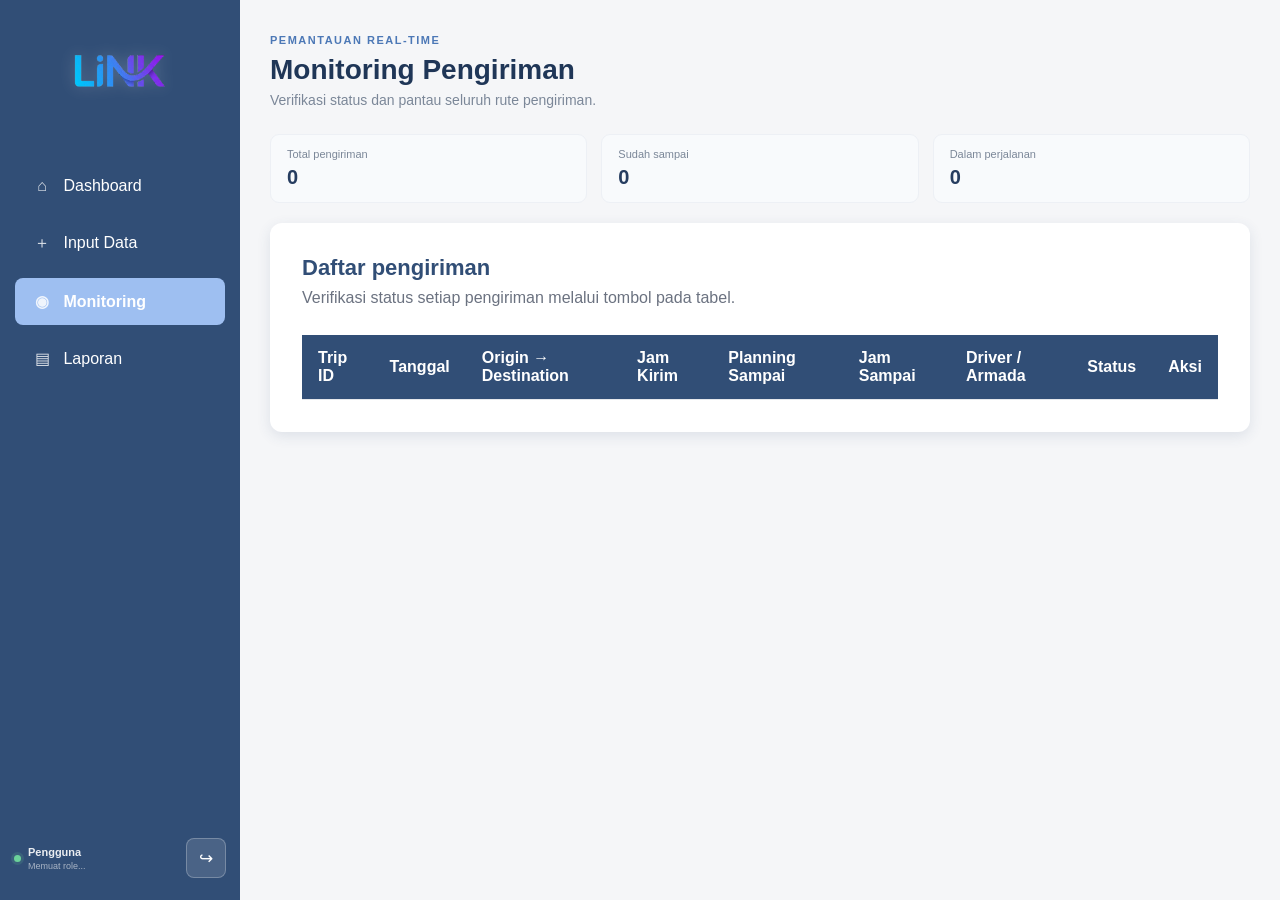
<file: monitoring.html>
<!DOCTYPE html>
<html lang="id">
<head>
    <meta charset="UTF-8">
    <meta name="viewport" content="width=device-width, initial-scale=1.0">
    <title>Monitoring Pengiriman</title>
    <link rel="icon" type="image/png" href="logo.png">
    <link rel="manifest" href="manifest.webmanifest">
    <link rel="stylesheet" href="style.css">
</head>

<body>
    <aside class="sidebar">
        <div class="logo">
            <img src="logo.png" alt="Logo Website">
        </div>

        <nav aria-label="Navigasi utama">
            <a data-page="dashboard.html" href="dashboard.html"><span class="nav-icon">⌂</span> Dashboard</a>
            <a data-page="inputdata.html" href="inputdata.html"><span class="nav-icon">＋</span> Input Data</a>
            <a class="active" data-page="monitoring.html" href="monitoring.html"><span class="nav-icon">◉</span> Monitoring</a>
            <a data-page="laporan.html" href="laporan.html"><span class="nav-icon">▤</span> Laporan</a>
        </nav>
        <div class="sidebar-footer"><span class="online-dot"></span><span><strong data-user-name>Pengguna</strong><small data-user-role>Memuat role...</small></span><button type="button" data-action="logout" title="Keluar" aria-label="Keluar">↪</button></div>
    </aside>

    <main class="main-content">
        <header class="page-header">
            <div>
                <p class="eyebrow">PEMANTAUAN REAL-TIME</p>
                <h1>Monitoring Pengiriman</h1>
                <p class="welcome-text">Verifikasi status dan pantau seluruh rute pengiriman.</p>
            </div>
        </header>
        <div class="login-error" data-error hidden></div>

        <section class="page-summary">
            <div><span>Total pengiriman</span><strong id="monitor-total">0</strong></div>
            <div><span>Sudah sampai</span><strong id="monitor-arrived">0</strong></div>
            <div><span>Dalam perjalanan</span><strong id="monitor-pending">0</strong></div>
        </section>

        <section class="table-card">
            <h2>Daftar pengiriman</h2>
            <p>Verifikasi status setiap pengiriman melalui tombol pada tabel.</p>

            <div class="table-wrapper">
                <table>
                    <thead>
                        <tr>
                            <th>Trip ID</th>
                            <th>Tanggal</th>
                            <th>Origin → Destination</th>
                            <th>Jam Kirim</th>
                            <th>Planning Sampai</th>
                            <th>Jam Sampai</th>
                            <th>Driver / Armada</th>
                            <th>Status</th>
                            <th>Aksi</th>
                        </tr>
                    </thead>
                    <tbody id="shipment-list"></tbody>
                </table>
            </div>
        </section>
    </main>

    <div class="modal-overlay" id="verification-modal" hidden>
        <div class="verification-modal" role="dialog" aria-modal="true" aria-labelledby="modal-title">
            <h2 id="modal-title">Verifikasi Pengiriman</h2>
            <p>Apakah pengiriman ini sudah sampai?</p>
            <div class="modal-actions">
                <button type="button" class="status-button arrived" data-status="Sudah">Sudah</button>
                <button type="button" class="status-button not-arrived" data-status="Belum">Belum</button>
            </div>
            <button type="button" class="close-modal" id="close-modal">Tutup</button>
        </div>
    </div>

    <script type="module">
        import { supabase, requirePageAccess, setupNavigation, showError } from "./supabase-client.js";
        const shipmentList = document.getElementById("shipment-list");
        const modal = document.getElementById("verification-modal");
        let selectedShipmentIndex = null;

        async function getShipments() {
            const { data, error } = await supabase.from("shipments").select("id, trip_id, shipping_date, origin, destination, shipping_time, planned_arrival, arrival_time, driver_id, fleet_type, status").order("shipping_date", { ascending: false }).order("shipping_time", { ascending: false });
            if (error) throw error;
            return data;
        }

        async function renderShipments() {
            const shipments = await getShipments();
            shipmentList.innerHTML = "";
            document.getElementById("monitor-total").textContent = shipments.length;
            document.getElementById("monitor-arrived").textContent = shipments.filter(function (item) { return item.status === "Sudah"; }).length;
            document.getElementById("monitor-pending").textContent = shipments.filter(function (item) { return item.status !== "Sudah"; }).length;

            if (shipments.length === 0) {
                shipmentList.innerHTML = '<tr><td colspan="9" class="empty-state">Belum ada data pengiriman.</td></tr>';
                return;
            }

            shipments.forEach(function (shipment, index) {
                const row = document.createElement("tr");
                row.innerHTML = `
                    <td>${shipment.trip_id}</td>
                    <td>${shipment.shipping_date}</td>
                    <td>${shipment.origin} → ${shipment.destination}</td>
                    <td>${shipment.shipping_time}</td>
                    <td>${shipment.planned_arrival}</td>
                    <td>${shipment.arrival_time || "-"}</td>
                    <td>${shipment.driver_id}<br><small>${shipment.fleet_type}</small></td>
                    <td><span class="status ${shipment.status === "Sudah" ? "status-arrived" : shipment.status === "Terlambat" ? "status-late" : "status-pending"}">${shipment.status}</span></td>
                    <td><button type="button" class="verify-button" data-index="${index}">Verifikasi</button></td>
                `;
                shipmentList.appendChild(row);
            });
        }

        shipmentList.addEventListener("click", function (event) {
            if (!event.target.classList.contains("verify-button")) {
                return;
            }
            selectedShipmentIndex = Number(event.target.dataset.index);
            modal.hidden = false;
        });

        document.querySelectorAll(".status-button").forEach(function (button) {
            button.addEventListener("click", async function () {
                const shipments = await getShipments();
                const shipment = shipments[selectedShipmentIndex];
                const arrivalTime = button.dataset.status === "Sudah" ? new Date().toTimeString().slice(0, 8) : null;
                const status = button.dataset.status === "Sudah"
                    ? getArrivalStatus(arrivalTime, shipment.planned_arrival)
                    : "Belum";
                const { error } = await supabase
                    .from("shipments")
                    .update({ status: status, arrival_time: arrivalTime })
                    .eq("id", shipment.id);

                if (error) {
                    showError(error.message);
                    return;
                }

                modal.hidden = true;
                await renderShipments();
            });
        });

        function getArrivalStatus(arrivalTime, plannedTime) {
            if (!arrivalTime || !plannedTime) {
                return "Sudah";
            }

            const toleranceLimit = timeToMinutes(plannedTime) + 30;
            return timeToMinutes(arrivalTime) > toleranceLimit ? "Terlambat" : "Sudah";
        }

        function timeToMinutes(time) {
            const parts = time.split(":").map(Number);
            return (parts[0] * 60) + parts[1];
        }

        document.getElementById("close-modal").addEventListener("click", function () {
            modal.hidden = true;
        });

        modal.addEventListener("click", function (event) {
            if (event.target === modal) {
                modal.hidden = true;
            }
        });

        try {
            const session = await requirePageAccess("monitoring.html");
            if (session) {
                setupNavigation(session.profile);
                await renderShipments();
            }
        } catch (error) {
            showError("Monitoring gagal memuat data dari Supabase.");
        }
    </script>
</body>
</html>
</file>
<file: style.css>
/* RESET */
* {
    margin: 0;
    padding: 0;
    box-sizing: border-box;
}


/* BODY */
body {
    font-family: Arial, sans-serif;
    background-color: #f5f6f8;
    display: flex;
    min-height: 100vh;
    overflow-x: hidden;
}


/* SIDEBAR */
.sidebar {
    width: 240px;
    height: 100vh;
    background-color: #314e76;
    position: fixed;
    left: 0;
    top: 0;
    padding: 25px 15px;
}


/* LOGO */
.logo {
    display: flex;
    justify-content: center;
    align-items: center;
    margin-bottom: 40px;
}

.logo img {
    width: 180px;
    height: auto;
    display: block;
    filter: drop-shadow(0 0 8px rgba(255, 255, 255, 0.2));
}


/* MENU */
.sidebar nav {
    display: flex;
    flex-direction: column;
    gap: 10px;
}


/* HYPERLINK */
.sidebar nav a {
    text-decoration: none;
    color: white;
    padding: 14px 18px;
    border-radius: 8px;
    transition: 0.3s;
}


/* HOVER */
.sidebar nav a:hover {
    background-color: #9ebff1;
}

.sidebar nav a.active {
    background-color: #9ebff1;
    font-weight: bold;
}


/* MAIN CONTENT */
.main-content {
    margin-left: 240px;
    width: calc(100% - 240px);
    min-height: 100vh;

    /* 
       AREA INI SENGAJA KOSONG
       Anda dapat memasukkan elemen
       website di dalamnya.
    */

    padding: 30px;
}

/* DASHBOARD */
.dashboard-content {
    padding: 34px 42px 48px;
}

.dashboard-header {
    display: flex;
    align-items: flex-end;
    justify-content: space-between;
    gap: 24px;
    margin-bottom: 28px;
}

.eyebrow {
    color: #4c78b6;
    font-size: 11px;
    font-weight: 800;
    letter-spacing: 1.5px;
    margin-bottom: 8px;
}

.dashboard-header h1 {
    color: #1f3657;
    font-size: 30px;
    margin-bottom: 6px;
}

.welcome-text {
    color: #7b8798;
    font-size: 14px;
}

.page-header {
    align-items: flex-end;
    display: flex;
    justify-content: space-between;
    gap: 24px;
    margin: 4px auto 26px;
    width: min(100%, 1100px);
}

.page-header h1 {
    color: #1f3657;
    font-size: 28px;
    margin-bottom: 6px;
}

.text-link {
    color: #4c78b6;
    font-size: 12px;
    font-weight: bold;
    text-decoration: none;
    white-space: nowrap;
}

.text-link:hover,
.card-heading a:hover {
    text-decoration: underline;
}

.page-actions {
    display: flex;
    gap: 10px;
}

.import-result {
    border-radius: 8px;
    font-size: 12px;
    margin: 0 auto 18px;
    padding: 11px 14px;
    width: min(100%, 1100px);
}

.import-success {
    background: #ecfdf3;
    border: 1px solid #bbf7d0;
    color: #166534;
}

.import-failure {
    background: #fff1f2;
    border: 1px solid #fecdd3;
    color: #be123c;
}

.section-label {
    color: #4c78b6;
    font-size: 10px;
    font-weight: 800;
    letter-spacing: 1.2px;
    margin-bottom: 9px;
}

.page-summary {
    display: flex;
    gap: 14px;
    margin: 0 auto 20px;
    width: min(100%, 1100px);
}

.page-summary > div {
    background: #f8fafc;
    border: 1px solid #edf0f5;
    border-radius: 9px;
    flex: 1;
    padding: 13px 16px;
}

.page-summary span {
    color: #7b8798;
    display: block;
    font-size: 11px;
    margin-bottom: 6px;
}

.page-summary strong {
    color: #263d60;
    font-size: 20px;
}

.table-card h2 {
    color: #314e76;
    font-size: 22px;
    margin-bottom: 8px;
}

.header-action {
    align-items: center;
    color: white;
    background: #31547f;
    border-radius: 8px;
    box-shadow: 0 5px 12px rgba(49, 84, 127, .18);
    display: inline-flex;
    font-size: 13px;
    font-weight: bold;
    gap: 6px;
    padding: 12px 16px;
    text-decoration: none;
    transition: .2s;
    white-space: nowrap;
}

.header-action:hover {
    background: #243f61;
    transform: translateY(-1px);
}

button.header-action {
    border: 0;
    cursor: pointer;
    font-family: inherit;
}

.stats-grid {
    display: grid;
    grid-template-columns: repeat(4, 1fr);
    gap: 18px;
    margin-bottom: 22px;
}

.stat-card {
    align-items: flex-start;
    background: white;
    border: 1px solid #edf0f5;
    border-radius: 12px;
    box-shadow: 0 4px 14px rgba(49, 78, 118, .06);
    display: flex;
    gap: 14px;
    min-height: 126px;
    padding: 20px;
}

.stat-icon {
    align-items: center;
    border-radius: 10px;
    display: flex;
    flex: 0 0 40px;
    font-size: 21px;
    font-weight: bold;
    height: 40px;
    justify-content: center;
}

.stat-card p {
    color: #758195;
    font-size: 12px;
    margin: 2px 0 8px;
}

.stat-card strong {
    color: #263d60;
    display: block;
    font-size: 26px;
    line-height: 1;
    margin-bottom: 8px;
}

.stat-card small {
    color: #98a2b1;
    font-size: 11px;
}

.stat-blue .stat-icon { background: #e9f1fc; color: #4c78b6; }
.stat-green .stat-icon { background: #e9f8ef; color: #23945d; }
.stat-orange .stat-icon { background: #fff3e3; color: #db8b24; }
.stat-purple .stat-icon { background: #f1ecfb; color: #7654b7; }

.dashboard-grid {
    display: grid;
    grid-template-columns: minmax(0, 1.55fr) minmax(280px, .9fr);
    gap: 20px;
}

.chart-card {
    background: white;
    border: 1px solid #edf0f5;
    border-radius: 12px;
    box-shadow: 0 4px 14px rgba(49, 78, 118, .06);
    min-width: 0;
    padding: 22px 24px;
}

.card-heading {
    align-items: flex-start;
    display: flex;
    justify-content: space-between;
    gap: 14px;
    margin-bottom: 22px;
}

.card-heading h2 {
    color: #263d60;
    font-size: 16px;
    margin-bottom: 6px;
}

.card-heading p {
    color: #98a2b1;
    font-size: 12px;
}

.card-heading a {
    color: #4c78b6;
    font-size: 12px;
    font-weight: bold;
    text-decoration: none;
}

.chart-legend {
    color: #8a94a4;
    font-size: 11px;
    white-space: nowrap;
}

.chart-legend i {
    background: #4c78b6;
    border-radius: 50%;
    display: inline-block;
    height: 7px;
    margin-right: 5px;
    width: 7px;
}

.trend-controls {
    align-items: center;
    display: flex;
    gap: 8px;
}

.trend-controls label {
    color: #8a94a4;
    font-size: 11px;
}

.trend-controls select {
    background: white;
    border: 1px solid #dbe2ec;
    border-radius: 6px;
    color: #4c5c73;
    font-size: 11px;
    padding: 6px 8px;
}

.trend-card { min-height: 300px; }
.line-chart { display: flex; height: 210px; }
.y-axis { color: #a1aab8; display: flex; flex-direction: column; font-size: 10px; justify-content: space-between; padding: 2px 10px 19px 0; text-align: right; width: 24px; }
.chart-area { flex: 1; min-width: 0; position: relative; }
.grid-lines { display: flex; flex-direction: column; height: 180px; justify-content: space-between; left: 0; position: absolute; right: 0; top: 0; }
.grid-lines span { border-top: 1px dashed #edf0f5; display: block; }
.chart-area svg { height: 180px; overflow: visible; position: relative; width: 100%; z-index: 1; }
.x-axis { color: #a1aab8; display: flex; font-size: 10px; justify-content: space-between; padding-top: 12px; }

.status-card { min-height: 300px; }
.donut-wrap { align-items: center; display: flex; flex-direction: column; gap: 22px; }
.donut-chart { align-items: center; background: conic-gradient(#23945d 0 var(--arrived-rate, 0%), #f5b250 var(--arrived-rate, 0%) 100%); border-radius: 50%; display: flex; height: 142px; justify-content: center; position: relative; width: 142px; }
.donut-chart:before { background: white; border-radius: 50%; content: ""; height: 96px; position: absolute; width: 96px; }
.donut-chart div { position: relative; text-align: center; z-index: 1; }
.donut-chart strong { color: #263d60; display: block; font-size: 23px; }
.donut-chart span { color: #98a2b1; font-size: 10px; }
.status-legend { display: grid; gap: 10px; width: 100%; }
.status-legend div { align-items: center; color: #6f7b8d; display: flex; font-size: 12px; gap: 8px; }
.status-legend strong { color: #263d60; margin-left: auto; }
.legend-dot { border-radius: 50%; height: 8px; width: 8px; }
.arrived-dot { background: #23945d; }
.pending-dot { background: #f5b250; }

.route-card, .recent-card { min-height: 270px; }
.bar-chart { display: grid; gap: 17px; padding-top: 4px; }
.bar-label { align-items: center; color: #6f7b8d; display: flex; font-size: 12px; justify-content: space-between; margin-bottom: 7px; }
.bar-label span { overflow: hidden; text-overflow: ellipsis; white-space: nowrap; }
.bar-label strong { color: #263d60; font-size: 12px; margin-left: 10px; }
.bar-track { background: #eef2f7; border-radius: 99px; height: 7px; overflow: hidden; }
.bar-track i { background: linear-gradient(90deg, #527fba, #86a9d4); border-radius: inherit; display: block; height: 100%; }
.empty-chart { color: #98a2b1; font-size: 12px; padding: 24px 0; text-align: center; }
.empty-chart a { color: #4c78b6; font-weight: bold; text-decoration: none; }

.recent-list { display: grid; gap: 5px; }
.recent-item { align-items: center; border-bottom: 1px solid #f0f2f5; display: flex; gap: 10px; padding: 9px 0; }
.recent-item:last-child { border-bottom: 0; }
.route-avatar { align-items: center; background: #e9f1fc; border-radius: 8px; color: #4c78b6; display: flex; flex: 0 0 32px; font-size: 16px; height: 32px; justify-content: center; }
.recent-route { flex: 1; min-width: 0; }
.recent-route strong { color: #3d4e68; display: block; font-size: 12px; overflow: hidden; text-overflow: ellipsis; white-space: nowrap; }
.recent-route span { color: #a0a9b6; display: block; font-size: 10px; margin-top: 4px; }
.recent-item .status { font-size: 10px; padding: 4px 8px; }
.sidebar-footer { align-items: center; bottom: max(22px, env(safe-area-inset-bottom)); color: rgba(255,255,255,.58); display: flex; font-size: 11px; gap: 7px; left: 14px; min-width: 0; position: absolute; right: 14px; z-index: 2; }
.sidebar-footer > span:not(.online-dot) { flex: 1; min-width: 0; }
.sidebar-footer strong, .sidebar-footer small { display: block; max-width: 142px; overflow: hidden; text-overflow: ellipsis; white-space: nowrap; }
.sidebar-footer strong { color: rgba(255,255,255,.9); font-size: 11px; }
.sidebar-footer small { font-size: 9px; margin-top: 3px; }
.sidebar-footer button { align-items: center; background: rgba(255,255,255,.12); border: 1px solid rgba(255,255,255,.25); border-radius: 8px; color: white; cursor: pointer; display: flex; flex: 0 0 40px; font-size: 17px; height: 40px; justify-content: center; margin-left: auto; padding: 4px; visibility: visible; }
.sidebar-footer button:hover { color: white; }
.online-dot { background: #6bd29a; border-radius: 50%; box-shadow: 0 0 0 3px rgba(107,210,154,.15); height: 7px; width: 7px; }
.nav-icon { display: inline-block; font-size: 16px; margin-right: 8px; opacity: .85; text-align: center; width: 18px; }

/* LOGIN */
.login-page {
    align-items: center;
    background: #f3f6fa;
    display: flex;
    justify-content: center;
    padding: 28px;
}

.login-shell {
    background: white;
    border-radius: 18px;
    box-shadow: 0 18px 50px rgba(49, 78, 118, .12);
    display: grid;
    grid-template-columns: 1fr 1fr;
    max-width: 900px;
    overflow: hidden;
    width: 100%;
}

.login-brand {
    background: #314e76;
    color: white;
    display: flex;
    flex-direction: column;
    justify-content: center;
    min-height: 500px;
    padding: 56px;
}

.login-brand img {
    margin-bottom: 50px;
    max-width: 190px;
}

.login-brand .eyebrow {
    color: #b9d4f5;
}

.login-brand h1 {
    font-size: 32px;
    line-height: 1.2;
    margin-bottom: 18px;
}

.login-brand p:last-child {
    color: #d1deef;
    font-size: 14px;
    line-height: 1.7;
    max-width: 320px;
}

.login-card {
    align-self: center;
    padding: 56px;
}

.login-card h2 {
    color: #263d60;
    font-size: 26px;
    margin-bottom: 8px;
}

.login-subtitle {
    color: #8a94a4;
    font-size: 13px;
    margin-bottom: 28px;
}

.login-button {
    margin-top: 6px;
    width: 100%;
}

.install-button {
    background: #e9f1fc;
    border: 1px solid #c9d9ed;
    border-radius: 8px;
    color: #31547f;
    cursor: pointer;
    font: inherit;
    font-size: 12px;
    font-weight: bold;
    margin-top: 12px;
    padding: 11px 14px;
    width: 100%;
}

.install-button:hover {
    background: #dceafb;
}

.install-help {
    color: #7b8798;
    font-size: 11px;
    line-height: 1.5;
    margin-top: 9px;
    text-align: center;
}

.login-error {
    background: #fff1f2;
    border: 1px solid #fecdd3;
    border-radius: 8px;
    color: #be123c;
    font-size: 12px;
    line-height: 1.5;
    margin-bottom: 18px;
    padding: 11px 13px;
}

/* FORM INPUT DATA */
.input-card {
    width: min(100%, 720px);
    margin: 20px auto;
    padding: 32px;
    background-color: white;
    border-radius: 12px;
    box-shadow: 0 4px 14px rgba(49, 78, 118, 0.12);
}

.input-card h1 {
    color: #314e76;
    margin-bottom: 8px;
}

.input-card p {
    color: #6b7280;
    margin-bottom: 28px;
}

.form-group {
    display: flex;
    flex-direction: column;
    gap: 8px;
    margin-bottom: 20px;
}

.form-group label {
    color: #314e76;
    font-weight: bold;
}

.form-group input {
    width: 100%;
    padding: 12px 14px;
    border: 1px solid #d1d5db;
    border-radius: 8px;
    font: inherit;
}

.form-group input:focus {
    outline: none;
    border-color: #314e76;
    box-shadow: 0 0 0 3px rgba(49, 78, 118, 0.15);
}

.form-group textarea {
    width: 100%;
    padding: 12px 14px;
    border: 1px solid #d1d5db;
    border-radius: 8px;
    font: inherit;
    resize: vertical;
}

.form-group textarea:focus {
    outline: none;
    border-color: #314e76;
    box-shadow: 0 0 0 3px rgba(49, 78, 118, 0.15);
}

.form-group select {
    width: 100%;
    padding: 12px 14px;
    border: 1px solid #d1d5db;
    border-radius: 8px;
    background-color: white;
    font: inherit;
}

.form-group select:focus {
    outline: none;
    border-color: #314e76;
    box-shadow: 0 0 0 3px rgba(49, 78, 118, 0.15);
}

.field-help {
    color: #8a94a4;
    font-size: 11px;
}

.submit-button {
    border: 0;
    border-radius: 8px;
    padding: 13px 22px;
    background-color: #314e76;
    color: white;
    font: inherit;
    font-weight: bold;
    cursor: pointer;
    transition: 0.3s;
}

.submit-button:hover {
    background-color: #243b5a;
}

/* MONITORING TABLE */
.table-card {
    width: min(100%, 1100px);
    margin: 20px auto;
    padding: 32px;
    background-color: white;
    border-radius: 12px;
    box-shadow: 0 4px 14px rgba(49, 78, 118, 0.12);
}

.table-card h1 {
    color: #314e76;
    margin-bottom: 8px;
}

.table-card p {
    color: #6b7280;
    margin-bottom: 28px;
}

.table-wrapper {
    overflow-x: auto;
    -webkit-overflow-scrolling: touch;
}

table {
    width: 100%;
    border-collapse: collapse;
    text-align: left;
}

.table-wrapper table {
    min-width: 820px;
}

th,
td {
    padding: 14px 16px;
    border-bottom: 1px solid #e5e7eb;
}

th {
    color: white;
    background-color: #314e76;
}

td {
    color: #374151;
}

.verify-button,
.status-button,
.close-modal {
    border: 0;
    border-radius: 7px;
    padding: 9px 14px;
    font: inherit;
    font-weight: bold;
    cursor: pointer;
}

.verify-button {
    color: white;
    background-color: #314e76;
}

.verify-button:hover {
    background-color: #243b5a;
}

.status {
    display: inline-block;
    padding: 5px 10px;
    border-radius: 999px;
    font-size: 13px;
    font-weight: bold;
}

.status-arrived {
    color: #166534;
    background-color: #dcfce7;
}

.status-pending {
    color: #92400e;
    background-color: #fef3c7;
}

.status-late {
    background-color: #fee2e2;
    color: #b91c1c;
}

.empty-state {
    padding: 30px;
    color: #6b7280;
    text-align: center;
}

/* VERIFICATION POPUP */
.modal-overlay {
    position: fixed;
    inset: 0;
    display: flex;
    justify-content: center;
    align-items: center;
    padding: 20px;
    background-color: rgba(15, 23, 42, 0.55);
}

.modal-overlay[hidden] {
    display: none;
}

.verification-modal {
    width: min(100%, 420px);
    padding: 28px;
    background-color: white;
    border-radius: 12px;
    text-align: center;
    box-shadow: 0 8px 24px rgba(15, 23, 42, 0.25);
}

.verification-modal h2 {
    color: #314e76;
    margin-bottom: 10px;
}

.verification-modal p {
    color: #6b7280;
    margin-bottom: 24px;
}

.modal-actions {
    display: flex;
    justify-content: center;
    gap: 12px;
    margin-bottom: 18px;
}

.arrived {
    color: white;
    background-color: #16a34a;
}

.not-arrived {
    color: white;
    background-color: #d97706;
}

.close-modal {
    color: #374151;
    background-color: #e5e7eb;
}

@media (max-width: 1100px) {
    .dashboard-content {
        padding-left: 26px;
        padding-right: 26px;
    }

    .stats-grid {
        grid-template-columns: repeat(2, 1fr);
    }

    .dashboard-grid {
        grid-template-columns: minmax(0, 1fr);
    }
}


/* RESPONSIVE */
@media (max-width: 768px) {

    .sidebar {
        width: 180px;
    }

    .main-content {
        margin-left: 180px;
        width: calc(100% - 180px);
        padding: 24px 18px 36px;
    }

    .input-card {
        padding: 24px;
    }

    .dashboard-content {
        padding: 24px 18px 36px;
    }

    .dashboard-header {
        align-items: flex-start;
        flex-direction: column;
        margin-bottom: 22px;
    }

    .page-header {
        align-items: flex-start;
        flex-direction: column;
        margin-bottom: 20px;
        width: 100%;
    }

    .page-summary {
        flex-wrap: wrap;
        width: 100%;
    }

    .page-summary > div {
        min-width: calc(50% - 7px);
    }

    .chart-card {
        padding: 18px;
    }

    .card-heading {
        flex-wrap: wrap;
    }

    .trend-controls {
        margin-left: auto;
    }

}

@media (max-width: 480px) {
    .sidebar {
        padding: 18px 8px;
        width: 62px;
    }

    .logo img {
        width: 46px;
    }

    .sidebar nav a {
        font-size: 0;
        padding: 12px 8px;
        text-align: center;
    }

    .nav-icon {
        font-size: 18px;
        margin: 0;
    }

    .sidebar-footer {
        bottom: max(12px, env(safe-area-inset-bottom));
        display: flex;
        justify-content: center;
        left: 0;
        position: fixed;
        right: auto;
        width: 62px;
    }

    .sidebar-footer > .online-dot,
    .sidebar-footer > span:not(.online-dot) {
        display: none;
    }

    .sidebar-footer button {
        flex-basis: 44px;
        height: 44px;
        margin: 0;
    }

    .main-content {
        margin-left: 62px;
        width: calc(100% - 62px);
        padding: 20px 12px 30px;
    }

    .stats-grid {
        gap: 10px;
        grid-template-columns: 1fr 1fr;
    }

    .page-summary {
        gap: 8px;
    }

    .page-summary > div {
        min-width: calc(50% - 4px);
        padding: 11px;
    }

    .page-header h1,
    .dashboard-header h1 {
        font-size: 24px;
    }

    .welcome-text {
        font-size: 12px;
        line-height: 1.5;
    }

    .page-actions {
        width: 100%;
    }

    .page-actions .header-action {
        align-items: center;
        justify-content: center;
        text-align: center;
        width: 100%;
    }

    .page-actions .header-action span {
        display: inline;
    }

    .input-card,
    .table-card {
        padding: 18px 14px;
    }

    .input-card h1,
    .table-card h1,
    .table-card h2 {
        font-size: 20px;
    }

    .submit-button {
        width: 100%;
    }

    .line-chart {
        height: 190px;
    }

    .chart-area svg {
        height: 160px;
    }

    .grid-lines {
        height: 160px;
    }

    .x-axis {
        font-size: 9px;
    }

    .trend-controls {
        margin-left: 0;
        width: 100%;
    }

    .trend-controls select {
        flex: 1;
    }

    .recent-item {
        align-items: flex-start;
        flex-wrap: wrap;
    }

    .recent-item .status {
        margin-left: 42px;
    }

    .stat-card {
        gap: 8px;
        min-height: 112px;
        padding: 14px 10px;
    }

    .stat-icon {
        flex-basis: 30px;
        height: 30px;
    }

    .stat-card strong {
        font-size: 22px;
    }

    .stat-card small {
        font-size: 10px;
    }

    .header-action span {
        display: none;
    }

    .login-shell {
        grid-template-columns: 1fr;
    }

    .login-brand {
        min-height: auto;
        padding: 34px;
    }

    .login-brand img {
        margin-bottom: 28px;
        max-width: 130px;
    }

    .login-brand h1 {
        font-size: 26px;
    }

    .login-card {
        padding: 34px;
    }
}

@media (max-width: 360px) {
    .sidebar {
        width: 54px;
    }

    .main-content {
        margin-left: 54px;
        width: calc(100% - 54px);
    }

    .logo img {
        width: 38px;
    }

    .sidebar-footer {
        width: 54px;
    }

    .stats-grid {
        grid-template-columns: 1fr;
    }

    .page-summary > div {
        min-width: 100%;
    }

    .stat-card {
        min-height: 98px;
    }

    .login-page {
        padding: 12px;
    }

    .login-brand,
    .login-card {
        padding: 24px 18px;
    }
}
</file>
